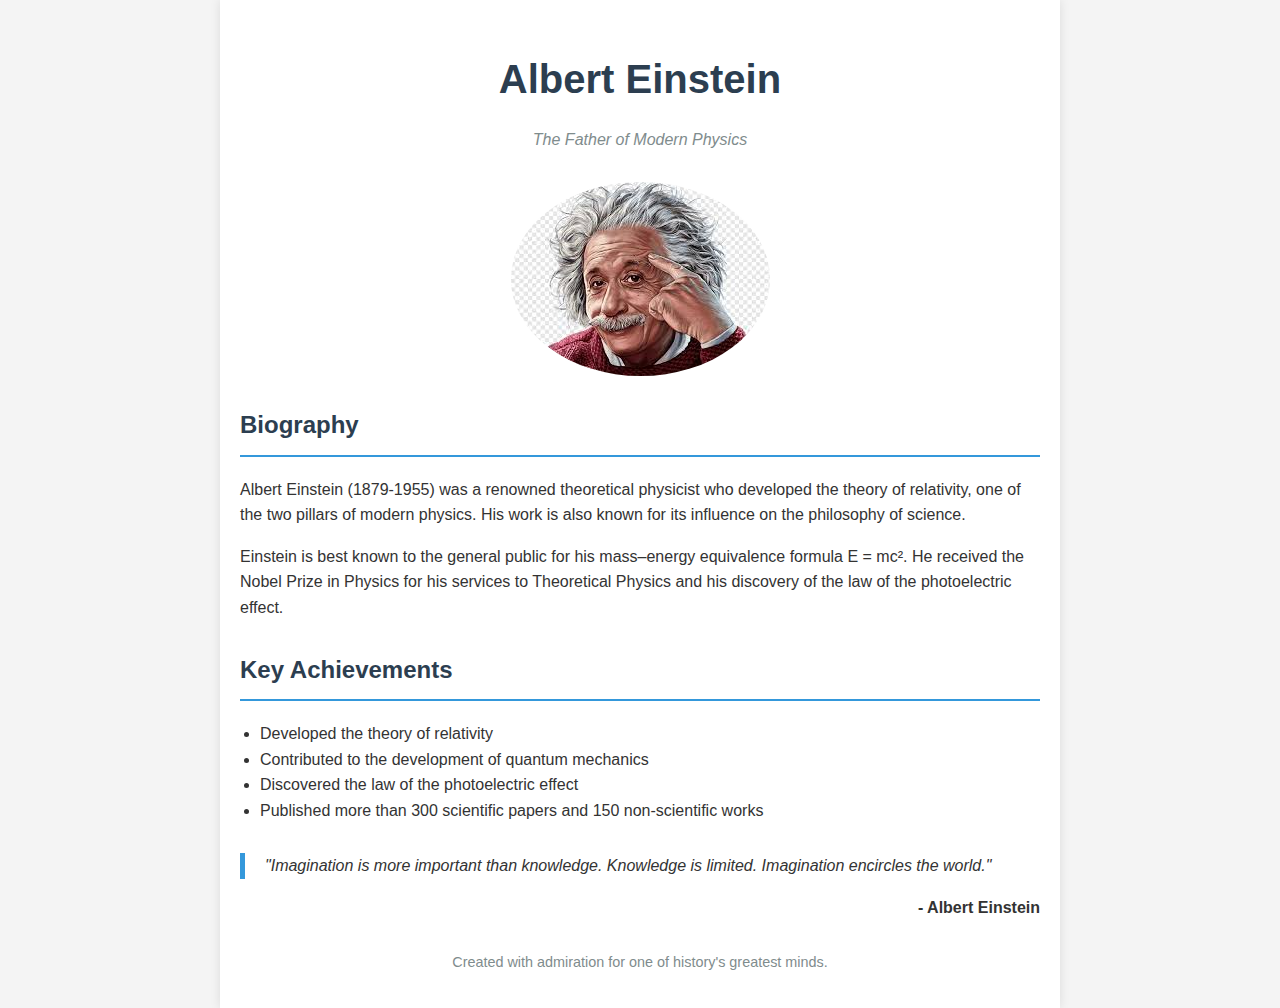
<file: Level 2/oibsip_task2/index.html>
<!DOCTYPE html>
<html lang="en">
<head>
    <meta charset="UTF-8">
    <meta name="viewport" content="width=device-width, initial-scale=1.0">
    <title>Tribute to Albert Einstein</title>
    <link rel="stylesheet" href="styles.css">
</head>
<body>
    <div class="container">
        <header>
            <h1>Albert Einstein</h1>
            <p class="subtitle">The Father of Modern Physics</p>
        </header>
        
        <main>
            <img src="AE.jpeg" alt="Albert Einstein" class="portrait">
            
            <section class="bio">
                <h2>Biography</h2>
                <p>Albert Einstein (1879-1955) was a renowned theoretical physicist who developed the theory of relativity, one of the two pillars of modern physics. His work is also known for its influence on the philosophy of science.</p>
                <p>Einstein is best known to the general public for his mass–energy equivalence formula E = mc². He received the Nobel Prize in Physics for his services to Theoretical Physics and his discovery of the law of the photoelectric effect.</p>
            </section>
            
            <section class="achievements">
                <h2>Key Achievements</h2>
                <ul>
                    <li>Developed the theory of relativity</li>
                    <li>Contributed to the development of quantum mechanics</li>
                    <li>Discovered the law of the photoelectric effect</li>
                    <li>Published more than 300 scientific papers and 150 non-scientific works</li>
                </ul>
            </section>
            
            <section class="quote">
                <blockquote>
                    "Imagination is more important than knowledge. Knowledge is limited. Imagination encircles the world."
                </blockquote>
                <p class="quote-author">- Albert Einstein</p>
            </section>
        </main>
        
        <footer>
            <p>Created with admiration for one of history's greatest minds.</p>
        </footer>
    </div>
</body>
</html>
</file>
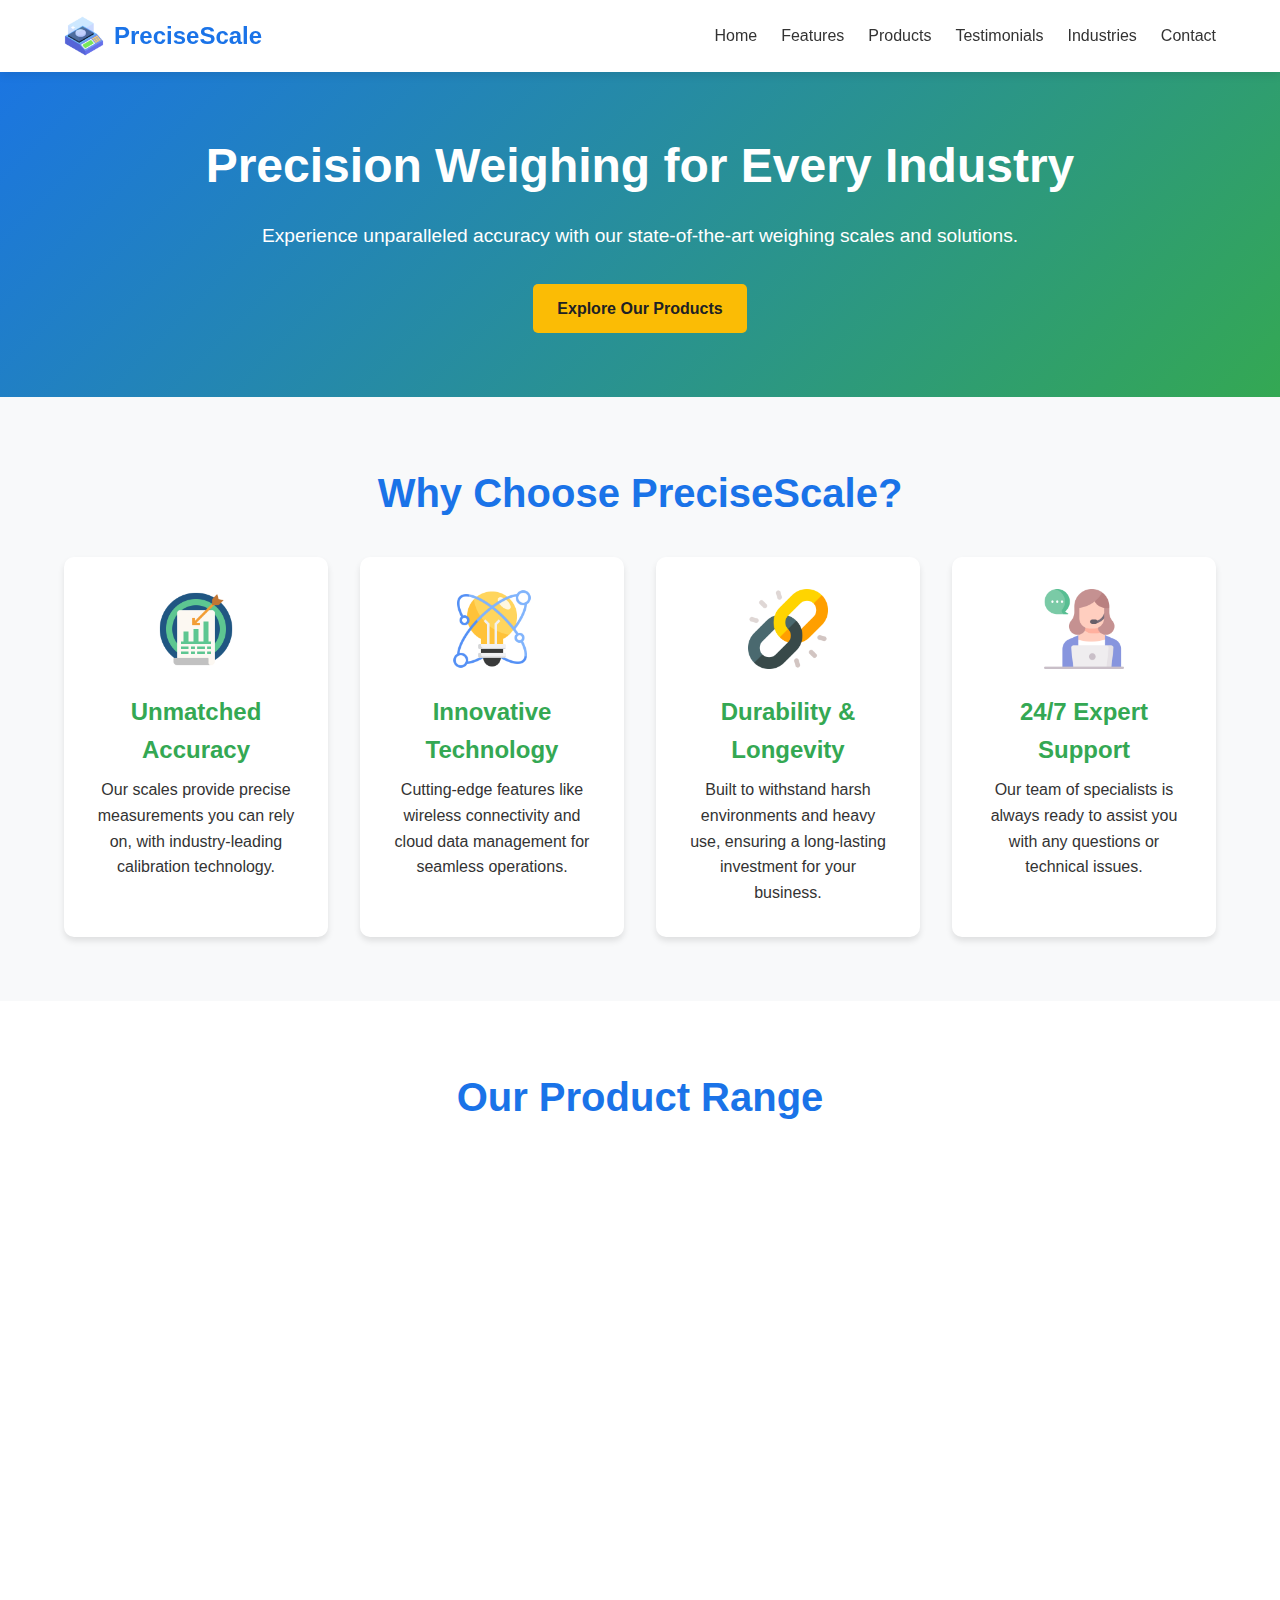
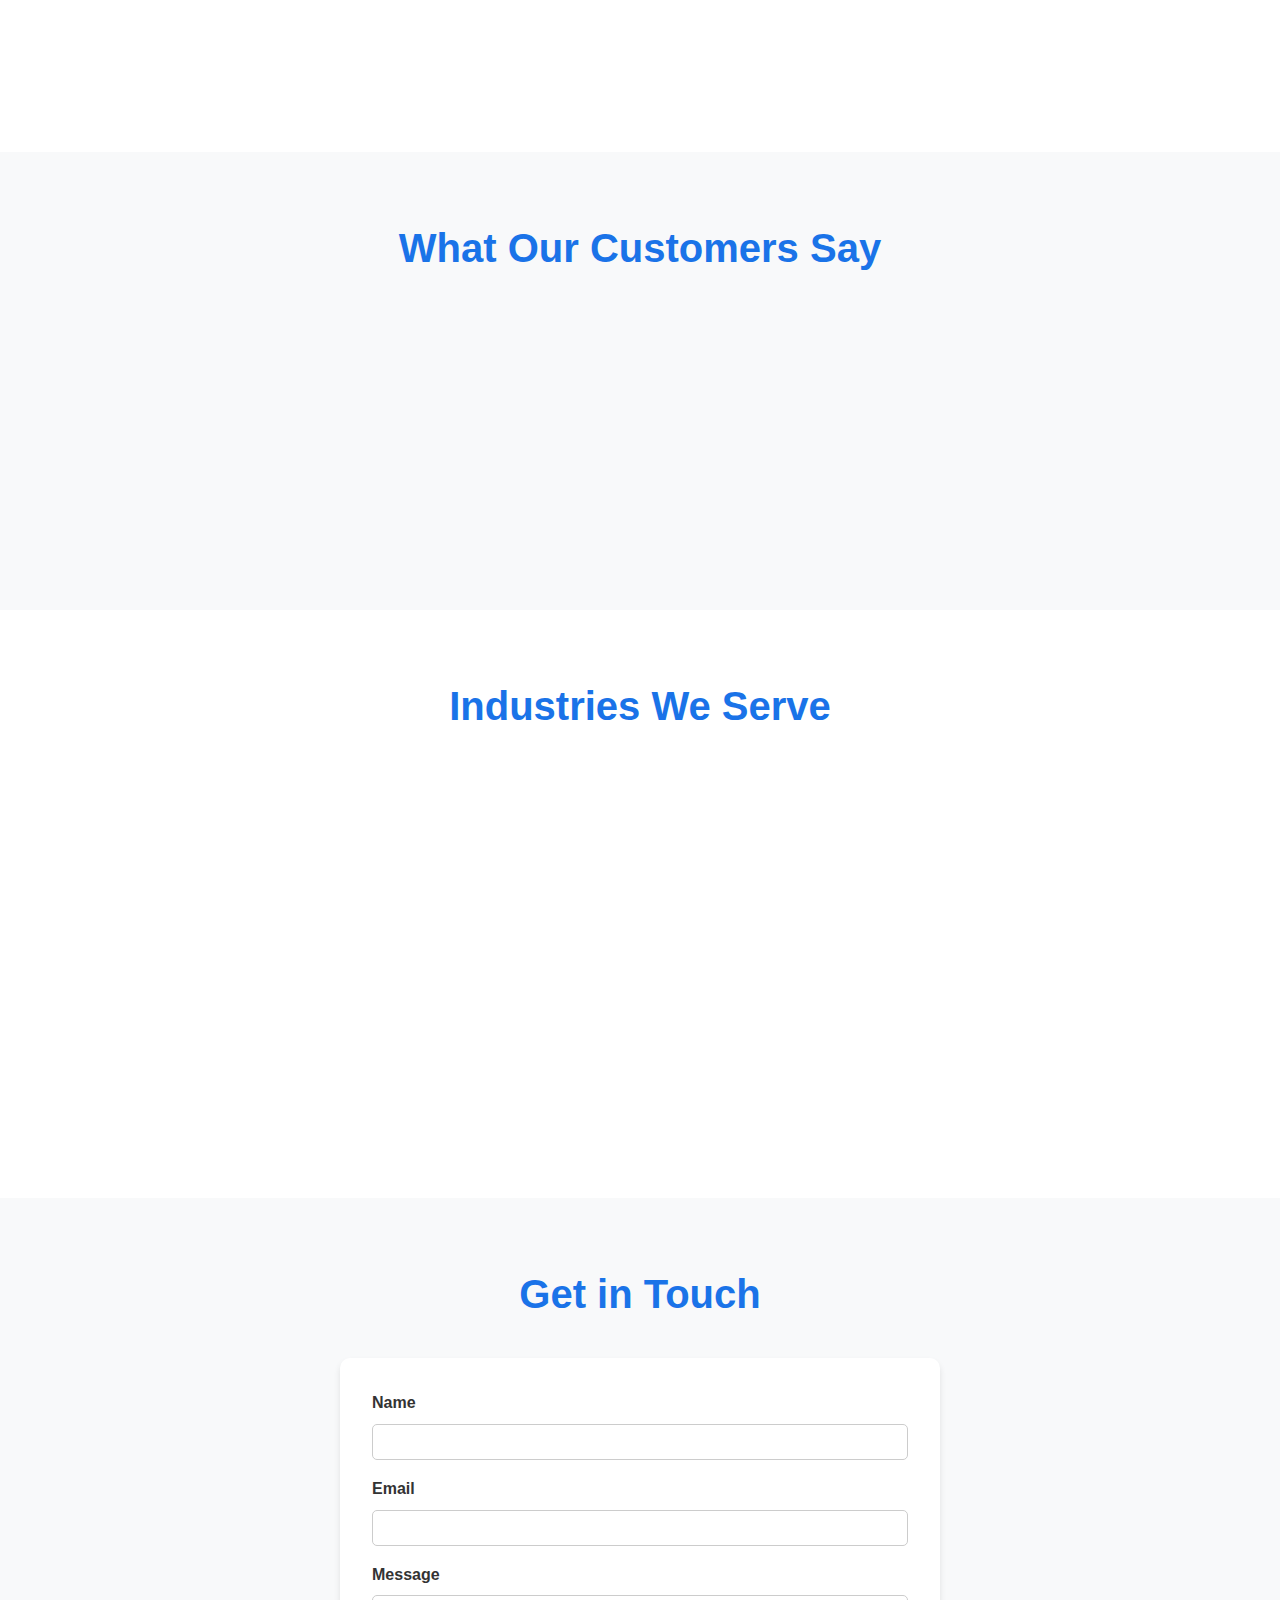
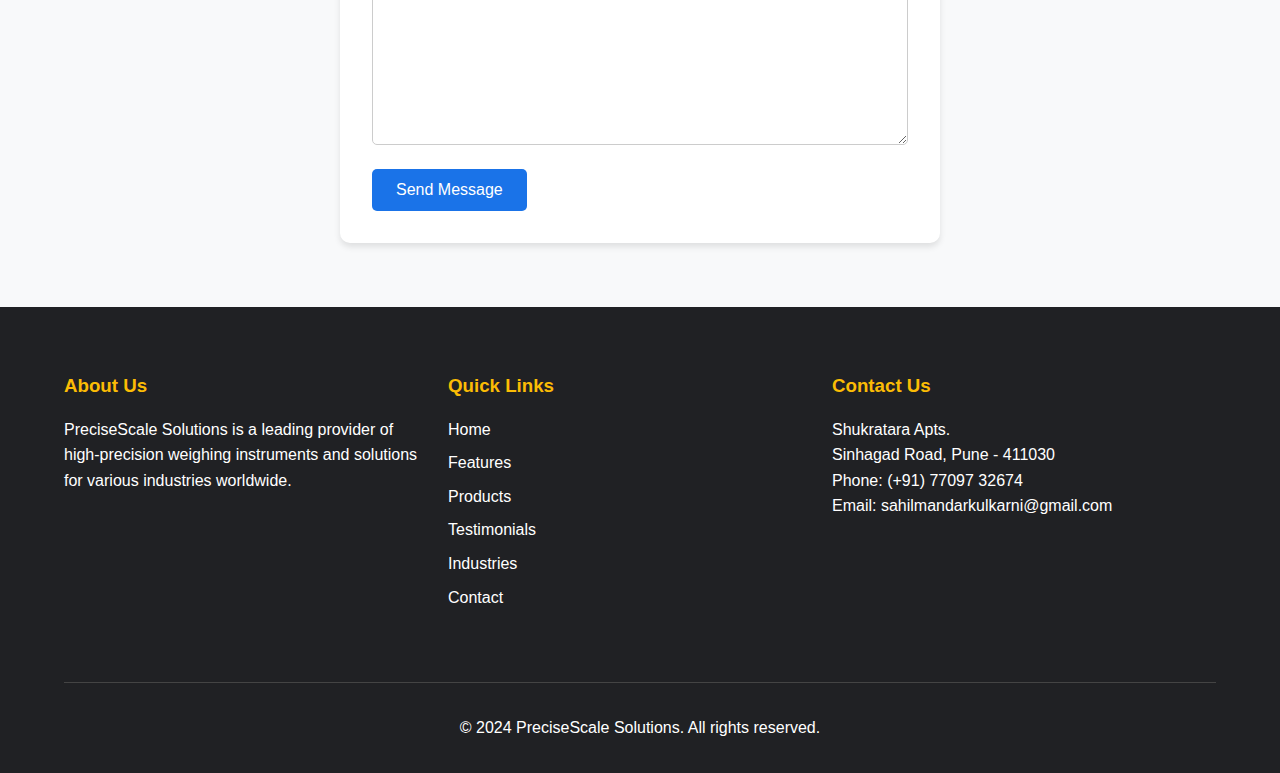
<file: Level 1/oibsip_task1/LandingPage.html>
<!DOCTYPE html>
<html lang="en">
<head>
    <meta charset="UTF-8">
    <meta name="viewport" content="width=device-width, initial-scale=1.0">
    <link rel="stylesheet" href="LandingPage.css">
    <title>Contact Form</title>
</head>

<body>
    <header>
        <nav class="container">
            <a href="#" class="logo">
                <img src="images/mk.png" alt="PreciseScale Logo">
                PreciseScale
            </a>
            <ul class="nav-links">
                <li><a href="#home">Home</a></li>
                <li><a href="#features">Features</a></li>
                <li><a href="#products">Products</a></li>
                <li><a href="#testimonials">Testimonials</a></li>
                <li><a href="#industries">Industries</a></li>
                <li><a href="#contact">Contact</a></li>
            </ul>
            <div class="menu-toggle">☰</div>
        </nav>
    </header>

    <main>
        <section id="home" class="hero">
            <div class="container">
                <h1>Precision Weighing for Every Industry</h1>
                <p>Experience unparalleled accuracy with our state-of-the-art weighing scales and solutions.</p>
                <a href="#products" class="cta-button">Explore  Our Products</a>
            </div>
        </section>

        <section id="features" class="features">
            <div class="container">
                <h2 class="section-title">Why Choose PreciseScale?</h2>
                <div class="feature-grid">
                    <div class="feature-item">
                        
                        <img src="images/aim.png" alt="Accuracy">

                        
                        <h3>Unmatched Accuracy</h3>
                        <p>Our scales provide precise measurements you can rely on, with industry-leading calibration technology.</p>
                    </div>
                    <div class="feature-item">
        
                        <img src="images/idea (1).png" alt="Description of image">

                        <h3>Innovative Technology</h3>
                        <p>Cutting-edge features like wireless connectivity and cloud data management for seamless operations.</p>
                    </div>
                    <div class="feature-item">
                        
                        <img src="images/durability.png" alt="Description of image">
                        <h3>Durability & Longevity</h3>
                        <p>Built to withstand harsh environments and heavy use, ensuring a long-lasting investment for your business.</p>
                    </div>
                    <div class="feature-item">
                        
                        <img src="images/support.png" alt="Description of image">
                        <h3>24/7 Expert Support</h3>
                        <p>Our team of specialists is always ready to assist you with any questions or technical issues.</p>
                    </div>
                </div>
            </div>
        </section>

        <section id="products" class="products">
            <div class="container">
                <h2 class="section-title">Our Product Range</h2>
                <div class="product-grid">
                    <div class="product-item">
                        <img src="images/industrial_scale.jpg" alt="Industrial Scale">
                        <div class="product-info">
                            <h3>Industrial Platform Scale</h3>
                            <p>High-capacity scale for industrial applications with advanced load cell technology.</p>
                            <a href="#">Learn More</a>
                        </div>
                    </div>
                    <div class="product-item">
                        <img src="images/lab.jpg" alt="Laboratory Balance">
                        <div class="product-info">
                            <h3>Precision Laboratory Balance</h3>
                            <p>Ultra-precise balance for scientific research with readability down to 0.1mg.</p>
                            <a href="#">Learn More</a>
                        </div>
                    </div>
                    <div class="product-item">
                        <img src="images/retail.jpg" alt="Retail Scale">
                        <div class="product-info">
                            <h3>Smart Retail Weighing Scale</h3>
                            <p>User-friendly scale for retail and food service with touchscreen interface and inventory management.</p>
                            <a href="#">Learn More</a>
                        </div>
                    </div>
                </div>
            </div>
        </section>

        <section id="testimonials" class="testimonials">
            <div class="container">
                <h2 class="section-title">What Our Customers Say</h2>
                <div class="testimonial-grid">
                    <div class="testimonial-item">
                        <p class="testimonial-content">PreciseScale's products have revolutionized our lab work. The accuracy is unparalleled, and the cloud integration has streamlined our data management processes.</p>
                        <p class="testimonial-author">- Dr. Emily Chen, Research Scientist</p>
                    </div>
                    <div class="testimonial-item">
                        <p class="testimonial-content">The durability of their industrial scales has significantly improved our efficiency and reduced downtime. The 24/7 support is a game-changer for our operations.</p>
                        <p class="testimonial-author">- John Smith, Production Manager</p>
                    </div>
                    <div class="testimonial-item">
                        <p class="testimonial-content">As a chef, I rely on precise measurements. These scales have never let me down, and the easy-to-clean design is perfect for our busy kitchen environment.</p>
                        <p class="testimonial-author">- Chef Michael Rodriguez</p>
                    </div>
                </div>
            </div>
        </section>

        <section id="industries" class="industries">
            <div class="container">
                <h2 class="section-title">Industries We Serve</h2>
                <div class="industry-grid">
                    <div class="industry-item">
                        <img src="images/health.png" alt="Pharmaceutical Icon">
                        <h3>Pharmaceutical</h3>
                    </div>
                    <div class="industry-item">
                        <img src="images/food.png" alt="Food Processing Icon">
                        <h3>Food Processing</h3>
                    </div>
                    <div class="industry-item">
                        <img src="images/chemical.png" alt="Chemical Icon">
                        <h3>Chemical</h3>
                    </div>
                    <div class="industry-item">
                        <img src="images/logistic.png" alt="Logistics Icon">
                        <h3>Logistics</h3>
                    </div>
                    <div class="industry-item">
                        <img src="images/retail.png" alt="Retail Icon">
                        <h3>Retail</h3>
                    </div>
                    <div class="industry-item">
                        <img src="images/agricultue.png" alt="Agriculture Icon">
                        <h3>Agriculture</h3>
                    </div>
                </div>
            </div>
        </section>

        <section id="contact" class="contact">
            <div class="container">
                <h2 class="section-title">Get in Touch</h2>
                <form class="contact-form" action="https://api.web3forms.com/submit" method="POST">
                    <div class="form-group">
                        <input type="hidden" name="access_key" value="1278806a-45d2-4781-b4e4-87338f160eb4">

                        <label for="name">Name</label>
                        <input type="text" id="name" name="name" required>
                    </div>

                    <div class="form-group">

                        <label for="email">Email</label>
                        <input type="email" id="email" name="email" required>
                    </div>

                    <div class="form-group">
                        <label for="message">Message</label>
                        <textarea id="message" name="message" required></textarea>
                    </div>
                    <button type="submit" class="submit-btn">Send Message</button>
                </form>
            </div>
        </section>
        
        
    </main>

    <footer>
        <div class="container">
            <div class="footer-content">
                <div class="footer-section">
                    <h3>About Us</h3>
                    <p>PreciseScale Solutions is a leading provider of <br>high-precision weighing instruments and solutions <br> for various industries worldwide.</p>
                    <div class="social-icons">
                        <a href="#" aria-label="Facebook">
                            <i class="fab fa-facebook"></i>
                        </a>
                        <a href="#" aria-label="Twitter">
                            <i class="fab fa-twitter"></i>
                        </a>
                        <a href="#" aria-label="LinkedIn">
                            <i class="fab fa-linkedin"></i>
                        </a>
                    </div>
                </div>
                <div class="footer-section">
                    <h3>Quick Links</h3>
                    <ul>
                        <li><a href="#home">Home</a></li>
                        <li><a href="#features">Features</a></li>
                        <li><a href="#products">Products</a></li>
                        <li><a href="#testimonials">Testimonials</a></li>
                        <li><a href="#industries">Industries</a></li>
                        <li><a href="#contact">Contact</a></li>
                    </ul>
                </div>
                <div class="footer-section">
                    <h3>Contact Us</h3>
                    <p>Shukratara Apts.<br>Sinhagad Road, Pune - 411030</p>
                    <p>Phone: (+91) 77097 32674<br>Email: sahilmandarkulkarni@gmail.com</p>
                </div>
            </div>
            <div class="footer-bottom">
                <p>&copy; 2024 PreciseScale Solutions. All rights reserved.</p>
            </div>
        </div>
    </footer>

    <script>
        // Mobile menu toggle
        const menuToggle = document.querySelector('.menu-toggle');
        const navLinks = document.querySelector('.nav-links');

        menuToggle.addEventListener('click', () => {
            navLinks.classList.toggle('show');
        });

        // Smooth scrolling for navigation links
        document.querySelectorAll('a[href^="#"]').forEach(anchor => {
            anchor.addEventListener('click', function (e) {
                e.preventDefault();

                document.querySelector(this.getAttribute('href')).scrollIntoView({
                    behavior: 'smooth'
                });
            });
        });

        // Header background change on scroll
        const header = document.querySelector('header');
        const scrollThreshold = 50;

        window.addEventListener('scroll', () => {
            if (window.scrollY > scrollThreshold) {
                header.classList.add('scrolled');
            } else {
                header.classList.remove('scrolled');
            }
        });

        // Intersection Observer for fade-in effect
        const observerOptions = {
            root: null,
            rootMargin: '0px',
            threshold: 0.1
        };

        const observer = new IntersectionObserver((entries, observer) => {
            entries.forEach(entry => {
                if (entry.isIntersecting) {
                    entry.target.style.opacity = 1;
                    entry.target.style.transform = 'translateY(0)';
                    observer.unobserve(entry.target);
                }
            });
        }, observerOptions);

        const animatedElements = document.querySelectorAll('.feature-item, .product-item, .testimonial-item, .industry-item');
        animatedElements.forEach(el => {
            el.style.opacity = 0;
            el.style.transform = 'translateY(20px)';
            el.style.transition = 'opacity 0.5s ease, transform 0.5s ease';
            observer.observe(el);
        });
        const contactForm = document.querySelector('.contact-form');
        contactForm.addEventListener('submit', (e) => {
            e.preventDefault();
            const name = document.getElementById('name').value;
            const email = document.getElementById('email').value;
            const message = document.getElementById('message').value;

            if (name && email && message) {
                alert('Thank you for your message. We will get back to you soon!');
                contactForm.reset();
            } else {
                alert('Please fill in all fields.');
            }
        });
    </script>
</body>
</html>
</file>
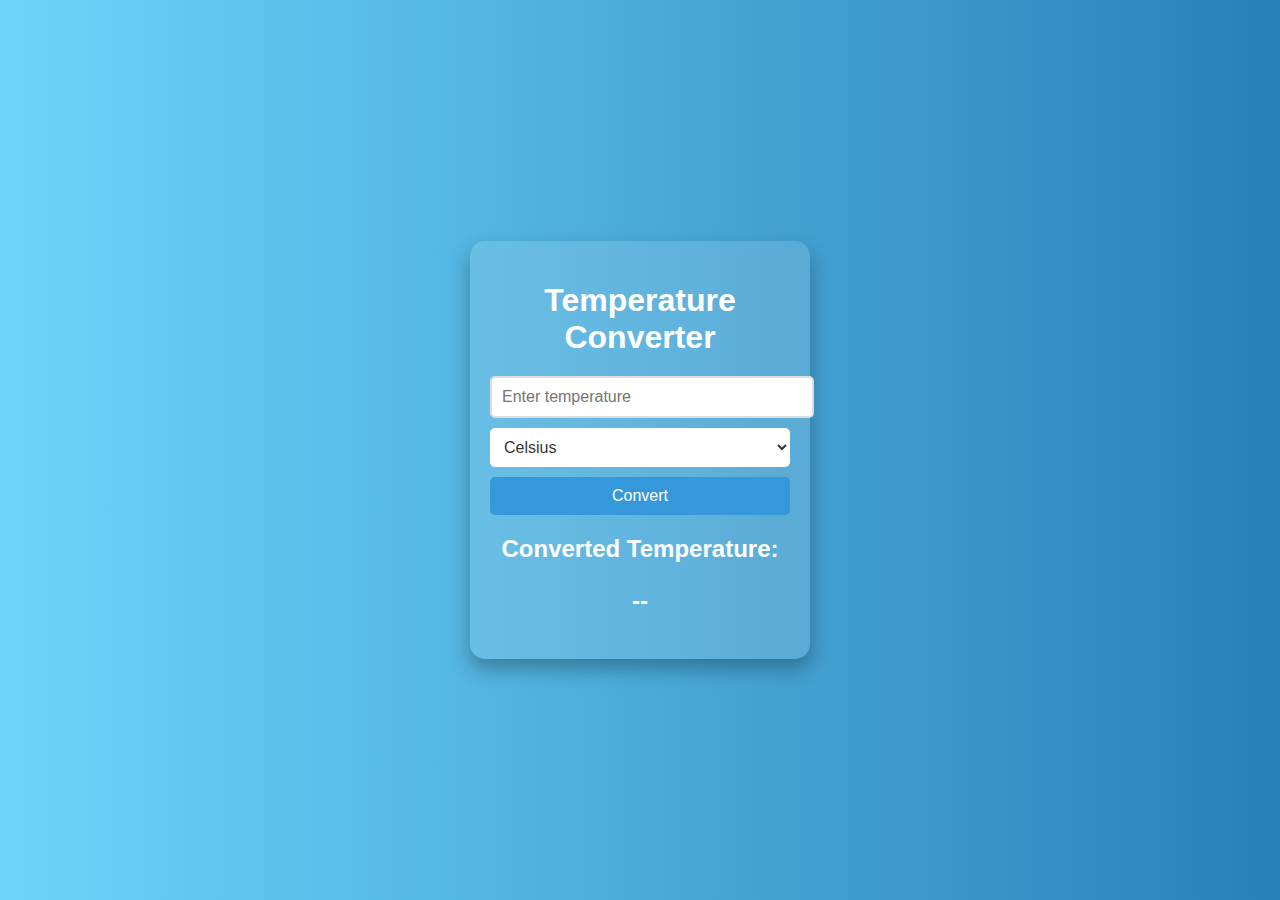
<file: Level 1/oibsip_task3/sk1.html>
<!DOCTYPE html>
<html lang="en">
<head>
    <meta charset="UTF-8">
    <meta name="viewport" content="width=device-width, initial-scale=1.0">
    <title>Temperature Converter</title>
    <link rel="stylesheet" href="sk1.css">
</head>
<body>
    <div class="container">
        <h1>Temperature Converter</h1>
        <div class="converter">
            <input type="text" id="temperatureInput" placeholder="Enter temperature">
            <select id="unitSelect">
                <option value="celsius">Celsius</option>
                <option value="fahrenheit">Fahrenheit</option>
                <option value="kelvin">Kelvin</option>
            </select>
            <button id="convertButton">Convert</button>
        </div>
        <div class="result">
            <h2>Converted Temperature:</h2>
            <p id="output">--</p>
        </div>
    </div>
    <script src="sk1.js"></script>
</body>
</html>
</file>
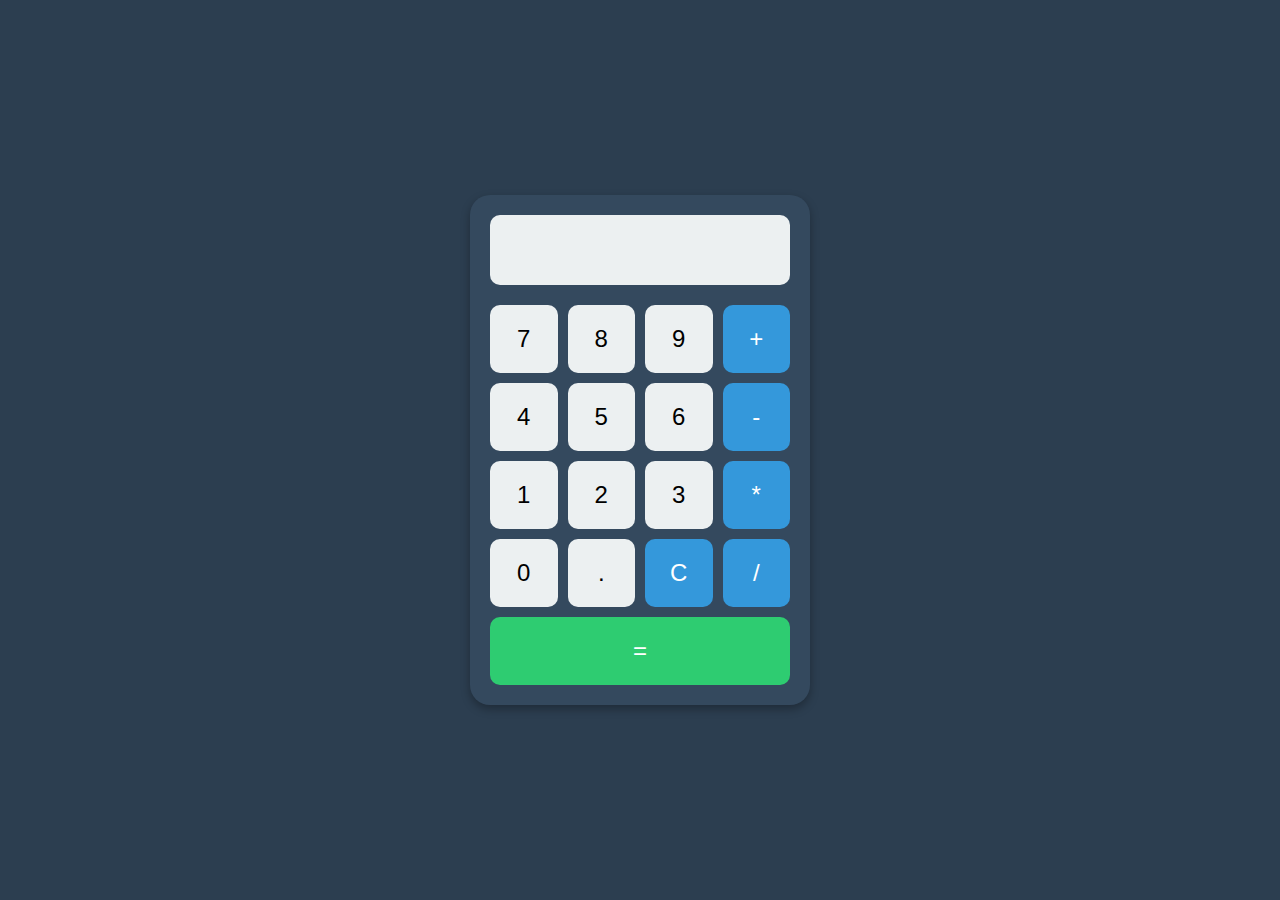
<file: Level 2/oibsip_task1/sk1.html>
<!DOCTYPE html>
<html lang="en">
<head>
    <meta charset="UTF-8">
    <meta name="viewport" content="width=device-width, initial-scale=1.0">
    <title>Modern Calculator</title>
    <link rel="stylesheet" href="sk1.css">
</head>
<body>
    <div class="calculator">
        <div class="display">
            <input type="text" id="display" disabled />
        </div>
        <div class="buttons">
            <button class="btn" onclick="appendValue('7')">7</button>
            <button class="btn" onclick="appendValue('8')">8</button>
            <button class="btn" onclick="appendValue('9')">9</button>
            <button class="btn operator" onclick="appendValue('+')">+</button>

            <button class="btn" onclick="appendValue('4')">4</button>
            <button class="btn" onclick="appendValue('5')">5</button>
            <button class="btn" onclick="appendValue('6')">6</button>
            <button class="btn operator" onclick="appendValue('-')">-</button>

            <button class="btn" onclick="appendValue('1')">1</button>
            <button class="btn" onclick="appendValue('2')">2</button>
            <button class="btn" onclick="appendValue('3')">3</button>
            <button class="btn operator" onclick="appendValue('*')">*</button>

            <button class="btn" onclick="appendValue('0')">0</button>
            <button class="btn" onclick="appendValue('.')">.</button>
            <button class="btn operator" onclick="clearDisplay()">C</button>
            <button class="btn operator" onclick="appendValue('/')">/</button>

            <button class="btn equal" onclick="calculateResult()">=</button>
        </div>
    </div>

    <script src="sk1.js"></script>
</body>
</html>
</file>
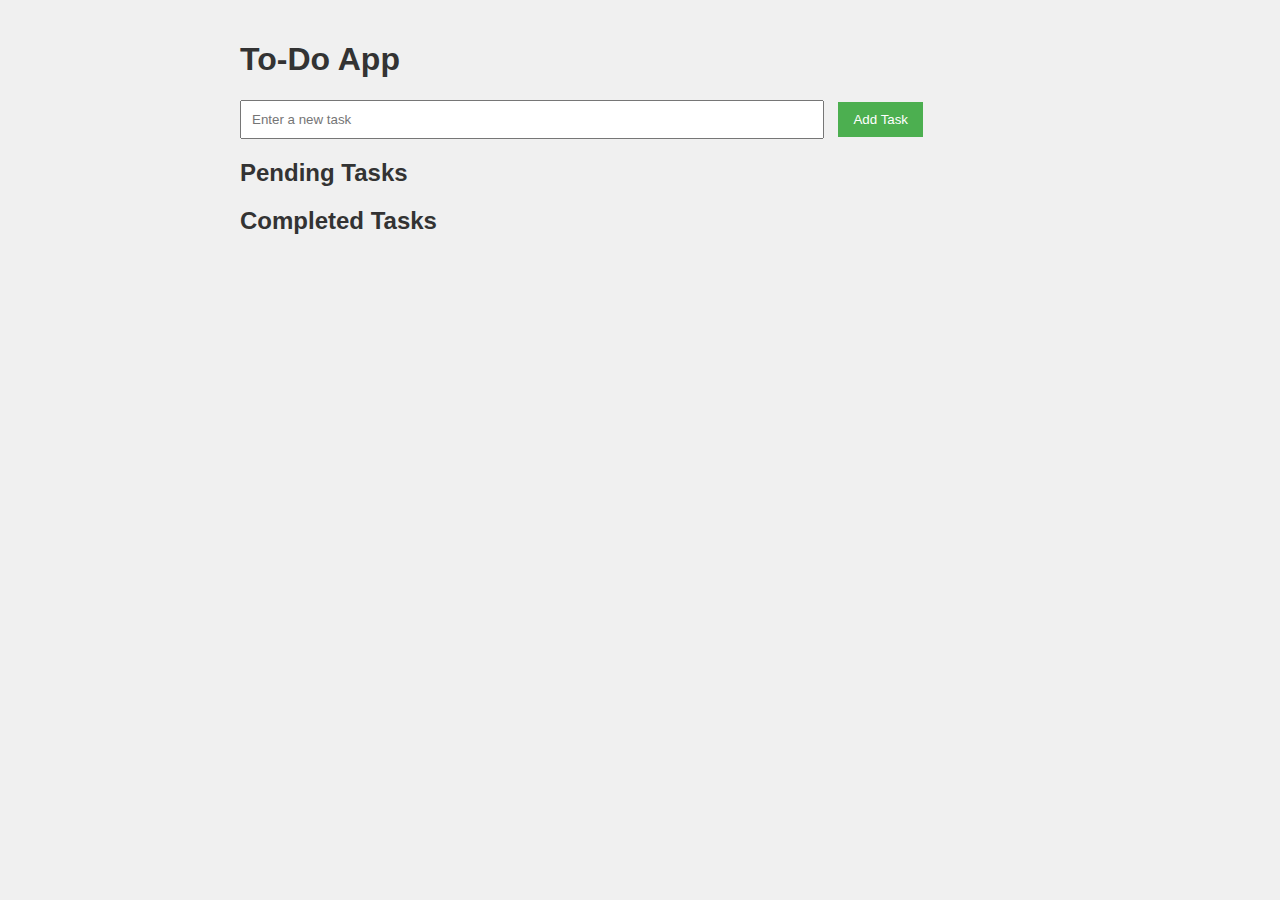
<file: Level 2/oibsip_task3/index (1).html>
<!DOCTYPE html>
<html lang="en">
<head>
    <meta charset="UTF-8">
    <meta name="viewport" content="width=device-width, initial-scale=1.0">
    <title>To-Do App</title>
    <style>
        body {
            font-family: Arial, sans-serif;
            max-width: 800px;
            margin: 0 auto;
            padding: 20px;
            background-color: #f0f0f0;
        }
        h1, h2 {
            color: #333;
        }
        #task-input {
            width: 70%;
            padding: 10px;
            margin-right: 10px;
        }
        button {
            padding: 10px 15px;
            background-color: #4CAF50;
            color: white;
            border: none;
            cursor: pointer;
        }
        button:hover {
            background-color: #45a049;
        }
        ul {
            list-style-type: none;
            padding: 0;
        }
        li {
            background-color: white;
            margin: 5px 0;
            padding: 10px;
            display: flex;
            justify-content: space-between;
            align-items: center;
        }
        .task-actions button {
            margin-left: 5px;
            padding: 5px 10px;
            font-size: 0.8em;
        }
        .completed {
            text-decoration: line-through;
            color: #888;
        }
        .task-date {
            font-size: 0.8em;
            color: #666;
        }
    </style>
</head>
<body>
    <h1>To-Do App</h1>
    <div>
        <input type="text" id="task-input" placeholder="Enter a new task">
        <button onclick="addTask()">Add Task</button>
    </div>
    <h2>Pending Tasks</h2>
    <ul id="pending-tasks"></ul>
    <h2>Completed Tasks</h2>
    <ul id="completed-tasks"></ul>

    <script>
        let tasks = [];

        function addTask() {
            const input = document.getElementById('task-input');
            const taskText = input.value.trim();
            if (taskText) {
                const task = {
                    id: Date.now(),
                    text: taskText,
                    completed: false,
                    dateAdded: new Date().toLocaleString()
                };
                tasks.push(task);
                input.value = '';
                renderTasks();
            }
        }

        function toggleTask(id) {
            const task = tasks.find(t => t.id === id);
            if (task) {
                task.completed = !task.completed;
                if (task.completed) {
                    task.dateCompleted = new Date().toLocaleString();
                } else {
                    delete task.dateCompleted;
                }
                renderTasks();
            }
        }

        function deleteTask(id) {
            tasks = tasks.filter(t => t.id !== id);
            renderTasks();
        }

        function editTask(id) {
            const task = tasks.find(t => t.id === id);
            if (task) {
                const newText = prompt('Edit task:', task.text);
                if (newText !== null) {
                    task.text = newText.trim();
                    renderTasks();
                }
            }
        }

        function renderTasks() {
            const pendingList = document.getElementById('pending-tasks');
            const completedList = document.getElementById('completed-tasks');
            pendingList.innerHTML = '';
            completedList.innerHTML = '';

            tasks.forEach(task => {
                const li = document.createElement('li');
                li.innerHTML = `
                    <span class="${task.completed ? 'completed' : ''}">${task.text}</span>
                    <div>
                        <span class="task-date">Added: ${task.dateAdded}</span>
                        ${task.completed ? `<span class="task-date">Completed: ${task.dateCompleted}</span>` : ''}
                        <div class="task-actions">
                            <button onclick="toggleTask(${task.id})">${task.completed ? 'Undo' : 'Complete'}</button>
                            <button onclick="editTask(${task.id})">Edit</button>
                            <button onclick="deleteTask(${task.id})">Delete</button>
                        </div>
                    </div>
                `;
                if (task.completed) {
                    completedList.appendChild(li);
                } else {
                    pendingList.appendChild(li);
                }
            });
        }

        // Initial render
        renderTasks();
    </script>
</body>
</html>
</file>
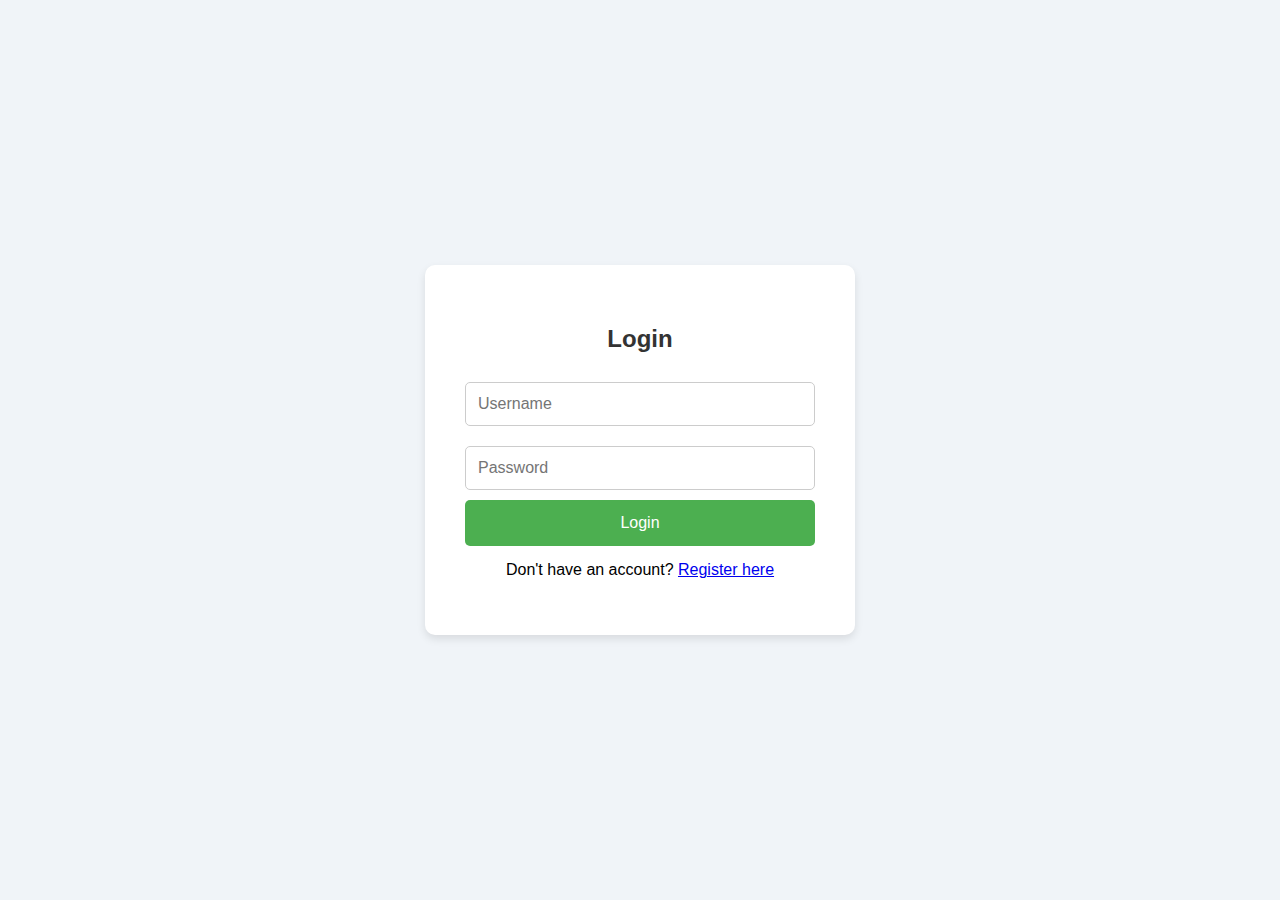
<file: Level 2/oibsip_task4/sk.html>
<!DOCTYPE html>
<html lang="en">
<head>
    <meta charset="UTF-8">
    <meta name="viewport" content="width=device-width, initial-scale=1.0">
    <title>Login Authentication</title>
    <style>
        body {
            font-family: Arial, sans-serif;
            background-color: #f0f4f8;
            display: flex;
            justify-content: center;
            align-items: center;
            height: 100vh;
            margin: 0;
        }

        .container {
            background-color: #ffffff;
            border-radius: 10px;
            box-shadow: 0 4px 8px rgba(0, 0, 0, 0.1);
            width: 350px;
            padding: 40px;
        }

        h2 {
            text-align: center;
            color: #333;
        }

        .input-field {
            width: 100%;
            padding: 12px;
            margin: 10px 0;
            border-radius: 5px;
            border: 1px solid #ccc;
            box-sizing: border-box;
            font-size: 16px;
        }

        .input-field:focus {
            border-color: #4CAF50;
            outline: none;
        }

        .button {
            width: 100%;
            padding: 14px;
            background-color: #4CAF50;
            color: white;
            border: none;
            border-radius: 5px;
            cursor: pointer;
            font-size: 16px;
        }

        .button:hover {
            background-color: #45a049;
        }

        .button:active {
            background-color: #388e3c;
        }

        .link {
            text-align: center;
            display: block;
            margin-top: 15px;
        }

        .error-message {
            color: red;
            font-size: 14px;
            text-align: center;
        }

        .success-message {
            color: green;
            font-size: 14px;
            text-align: center;
        }

        .form-container {
            display: none;
        }

        #loginForm, #registerForm {
            display: block;
        }

        .secured-page {
            text-align: center;
        }

        .logout-button {
            padding: 12px 20px;
            background-color: #f44336;
            color: white;
            border: none;
            border-radius: 5px;
            cursor: pointer;
            font-size: 16px;
            margin-top: 20px;
        }

        .logout-button:hover {
            background-color: #e53935;
        }
    </style>
</head>
<body>

    <div class="container">
        <!-- Login Form -->
        <div class="form-container" id="loginForm">
            <h2>Login</h2>
            <input type="text" id="loginUsername" class="input-field" placeholder="Username">
            <input type="password" id="loginPassword" class="input-field" placeholder="Password">
            <button onclick="login()" class="button">Login</button>
            <p class="link">Don't have an account? <a href="javascript:void(0)" onclick="showRegister()">Register here</a></p>
            <p class="error-message" id="loginError"></p>
        </div>

        <!-- Registration Form -->
        <div class="form-container" id="registerForm">
            <h2>Register</h2>
            <input type="text" id="registerUsername" class="input-field" placeholder="Username">
            <input type="password" id="registerPassword" class="input-field" placeholder="Password">
            <input type="password" id="registerConfirmPassword" class="input-field" placeholder="Confirm Password">
            <button onclick="register()" class="button">Register</button>
            <p class="link">Already have an account? <a href="javascript:void(0)" onclick="showLogin()">Login here</a></p>
            <p class="error-message" id="registerError"></p>
        </div>

        <!-- Secured Page -->
        <div class="secured-page" id="securedPage" style="display:none;">
            <h2>Welcome to the secured page!</h2>
            <p>You are successfully logged in.</p>
            <button onclick="logout()" class="logout-button">Logout</button>
        </div>
    </div>

    <script src="login.js"></script>
</body>
</html>
</file>
<file: Level 2/oibsip_task2/styles.css>
body {
    font-family: Arial, sans-serif;
    line-height: 1.6;
    color: #333;
    background-color: #f4f4f4;
    margin: 0;
    padding: 0;
}

.container {
    max-width: 800px;
    margin: 0 auto;
    padding: 20px;
    background-color: #fff;
    box-shadow: 0 0 10px rgba(0, 0, 0, 0.1);
}

header {
    text-align: center;
    margin-bottom: 30px;
}

h1 {
    font-size: 2.5em;
    color: #2c3e50;
    margin-bottom: 10px;
}

.subtitle {
    font-style: italic;
    color: #7f8c8d;
}

.portrait {
    display: block;
    margin: 0 auto 30px;
    max-width: 100%;
    height: auto;
    border-radius: 50%;
}

h2 {
    color: #2c3e50;
    border-bottom: 2px solid #3498db;
    padding-bottom: 10px;
}

.bio, .achievements, .quote {
    margin-bottom: 30px;
}

ul {
    padding-left: 20px;
}

blockquote {
    font-style: italic;
    border-left: 5px solid #3498db;
    padding-left: 20px;
    margin-left: 0;
}

.quote-author {
    text-align: right;
    font-weight: bold;
}

footer {
    text-align: center;
    margin-top: 30px;
    color: #7f8c8d;
    font-size: 0.9em;
}

@media (max-width: 600px) {
    .container {
        padding: 10px;
    }
    
    h1 {
        font-size: 2em;
    }
}
</file>
<file: Level 1/oibsip_task3/sk1.css>
body {
    font-family: Arial, sans-serif;
    background: linear-gradient(to right, #6dd5fa, #2980b9);
    color: #fff;
    margin: 0;
    padding: 0;
    display: flex;
    justify-content: center;
    align-items: center;
    height: 100vh;
}

.container {
    text-align: center;
    background: #ffffff20;
    padding: 20px;
    border-radius: 15px;
    box-shadow: 0 10px 20px rgba(0, 0, 0, 0.3);
    width: 300px;
}

h1 {
    margin-bottom: 20px;
}

.converter {
    display: flex;
    flex-direction: column;
    gap: 10px;
}

input, select, button {
    padding: 10px;
    border: none;
    border-radius: 5px;
    font-size: 1rem;
    width: 100%;
}

input {
    border: 2px solid #ddd;
}

select {
    background: #fff;
    color: #333;
}

button {
    background: #3498db;
    color: #fff;
    cursor: pointer;
    transition: background 0.3s ease;
}

button:hover {
    background: #2980b9;
}

.result {
    margin-top: 20px;
}

#output {
    font-size: 1.5rem;
    font-weight: bold;
}
</file>
<file: Level 2/oibsip_task1/sk1.css>
/* styles.css */
body {
    font-family: 'Arial', sans-serif;
    background-color: #2c3e50;
    display: flex;
    justify-content: center;
    align-items: center;
    height: 100vh;
    margin: 0;
}

.calculator {
    background-color: #34495e;
    border-radius: 20px;
    box-shadow: 0px 4px 10px rgba(0, 0, 0, 0.3);
    width: 300px;
    padding: 20px;
}

.display {
    display: flex;
    justify-content: flex-end;
    margin-bottom: 20px;
}

#display {
    width: 100%;
    height: 50px;
    font-size: 2rem;
    text-align: right;
    background-color: #ecf0f1;
    border: none;
    border-radius: 10px;
    padding: 10px;
    color: #2c3e50;
}

.buttons {
    display: grid;
    grid-template-columns: repeat(4, 1fr);
    gap: 10px;
}

.btn {
    background-color: #ecf0f1;
    border: none;
    padding: 20px;
    font-size: 1.5rem;
    border-radius: 10px;
    cursor: pointer;
    transition: background-color 0.3s ease;
}

.btn:hover {
    background-color: #bdc3c7;
}

.operator {
    background-color: #3498db;
    color: white;
}

.operator:hover {
    background-color: #2980b9;
}

.equal {
    grid-column: span 4;
    background-color: #2ecc71;
    color: white;
}

.equal:hover {
    background-color: #27ae60;
}
</file>
<file: Level 1/oibsip_task1/LandingPage.css>
/* Reset and base styles */
        :root {
            --primary-color: #1a73e8;
            --secondary-color: #34a853;
            --accent-color: #fbbc05;
            --text-color: #333;
            --bg-color: #fff;
            --light-bg-color: #f8f9fa;
            --dark-bg-color: #202124;
        }

        * {
            margin: 0;
            padding: 0;
            box-sizing: border-box;
        }

        body {
            font-family: 'Roboto', Arial, sans-serif;
            line-height: 1.6;
            color: var(--text-color);
            background-color: var(--bg-color);
        }

        .container {
            width: 90%;
            max-width: 1200px;
            margin: 0 auto;
        }

        /* Header styles */
        header {
            background-color: var(--bg-color);
            box-shadow: 0 2px 10px rgba(0,0,0,0.1);
            position: fixed;
            width: 100%;
            z-index: 1000;
            transition: background-color 0.3s ease;
        }

        header.scrolled {
            background-color: rgba(255, 255, 255, 0.95);
        }

        nav {
            display: flex;
            justify-content: space-between;
            align-items: center;
            padding: 1rem 0;
            
        }

        .logo {
            display: flex;
            align-items: center;
            font-size: 1.5rem;
            font-weight: bold;
            color: var(--primary-color);
            text-decoration: none;
        }

        .logo img {
            width: 40px;
            height: 40px;
            margin-right: 10px;
        }

        .nav-links {
            display: flex;
            list-style: none;
        }

        .nav-links li {
            margin-left: 1.5rem;
        }

        .nav-links a {
            text-decoration: none;
            color: var(--text-color);
            transition: color 0.3s ease;
            font-weight: 500;
        }

        .nav-links a:hover {
            color: var(--primary-color);
        }

        .menu-toggle {
            display: none;
            font-size: 1.5rem;
            cursor: pointer;
        }

        /* Hero section styles */
        .hero {
            background: linear-gradient(135deg, var(--primary-color), var(--secondary-color));
            color: var(--bg-color);
            padding: 8rem 0 4rem;
            text-align: center;
        }

        .hero h1 {
            font-size: 3rem;
            margin-bottom: 1rem;
            animation: fadeInUp 1s ease-out;
        }

        .hero p {
            font-size: 1.2rem;
            margin-bottom: 2rem;
            animation: fadeInUp 1s ease-out 0.2s;
            animation-fill-mode: both;
        }

        .cta-button {
            display: inline-block;
            background-color: var(--accent-color);
            color: var(--dark-bg-color);
            padding: 0.75rem 1.5rem;
            border-radius: 5px;
            text-decoration: none;
            font-weight: bold;
            transition: background-color 0.3s ease, transform 0.3s ease;
            animation: fadeInUp 1s ease-out 0.4s;
            animation-fill-mode: both;
        }

        .cta-button:hover {
            background-color: #ffd54f;
            transform: translateY(-3px);
        }

        /* Features section styles */
        .features {
            padding: 4rem 0;
            background-color: var(--light-bg-color);
        }

        .section-title {
            text-align: center;
            font-size: 2.5rem;
            margin-bottom: 2rem;
            color: var(--primary-color);
        }

        .feature-grid {
            display: grid;
            grid-template-columns: repeat(auto-fit, minmax(250px, 1fr));
            gap: 2rem;
        }

        .feature-item {
            background-color: var(--bg-color);
            padding: 2rem;
            border-radius: 10px;
            box-shadow: 0 4px 6px rgba(0,0,0,0.1);
            text-align: center;
            transition: transform 0.3s ease, box-shadow 0.3s ease;
        }

        .feature-item:hover {
            transform: translateY(-5px);
            box-shadow: 0 6px 12px rgba(0,0,0,0.15);
        }

        .feature-item img {
            width: 80px;
            height: 80px;
            margin-bottom: 1rem;
        }

        .feature-item h3 {
            font-size: 1.5rem;
            margin-bottom: 0.5rem;
            color: var(--secondary-color);
        }

        /* Products section styles */
        .products {
            padding: 4rem 0;
        }

        .product-grid {
            display: grid;
            grid-template-columns: repeat(auto-fit, minmax(300px, 1fr));
            gap: 2rem;
        }

        .product-item {
            background-color: var(--bg-color);
            border: 1px solid #e0e0e0;
            border-radius: 10px;
            overflow: hidden;
            transition: transform 0.3s ease, box-shadow 0.3s ease;
        }

        .product-item:hover {
            transform: translateY(-5px);
            box-shadow: 0 10px 20px rgba(0,0,0,0.1);
        }

        .product-item img {
            width: 100%;
            height: 250px;
            object-fit: cover;
        }

        .product-info {
            padding: 1.5rem;
        }

        .product-info h3 {
            font-size: 1.5rem;
            margin-bottom: 0.5rem;
            color: var(--primary-color);
        }

        .product-info p {
            color: #666;
            margin-bottom: 1rem;
        }

        .product-info a {
            display: inline-block;
            background-color: var(--primary-color);
            color: var(--bg-color);
            padding: 0.5rem 1rem;
            border-radius: 5px;
            text-decoration: none;
            transition: background-color 0.3s ease, transform 0.3s ease;
        }

        .product-info a:hover {
            background-color: #1565c0;
            transform: translateY(-2px);
        }

        /* Testimonials section styles */
        .testimonials {
            padding: 4rem 0;
            background-color: var(--light-bg-color);
        }

        .testimonial-grid {
            display: grid;
            grid-template-columns: repeat(auto-fit, minmax(300px, 1fr));
            gap: 2rem;
        }

        .testimonial-item {
            background-color: var(--bg-color);
            padding: 2rem;
            border-radius: 10px;
            box-shadow: 0 4px 6px rgba(0,0,0,0.1);
            transition: transform 0.3s ease;
        }

        .testimonial-item:hover {
            transform: translateY(-5px);
        }

        .testimonial-content {
            font-style: italic;
            margin-bottom: 1rem;
            position: relative;
        }

        .testimonial-content::before {
            content: '"';
            font-size: 4rem;
            color: var(--primary-color);
            opacity: 0.2;
            position: absolute;
            top: -20px;
            left: -10px;
        }

        .testimonial-author {
            font-weight: bold;
            color: var(--secondary-color);
        }

        /* Industries section styles */
        .industries {
            padding: 4rem 0;
        }

        .industry-grid {
            display: grid;
            grid-template-columns: repeat(auto-fit, minmax(200px, 1fr));
            gap: 2rem;
            text-align: center;
        }

        .industry-item {
            padding: 1rem;
        }

        .industry-item img {
            width: 80px;
            height: 80px;
            margin-bottom: 1rem;
        }

        .industry-item h3 {
            font-size: 1.2rem;
            color: var(--primary-color);
        }

        /* Contact section styles */
        .contact {
            padding: 4rem 0;
            background-color: var(--light-bg-color);
        }

        .contact-form {
            max-width: 600px;
            margin: 0 auto;
            background-color: var(--bg-color);
            padding: 2rem;
            border-radius: 10px;
            box-shadow: 0 4px 6px rgba(0,0,0,0.1);
        }

        .form-group {
            margin-bottom: 1rem;
        }

        .form-group label {
            display: block;
            margin-bottom: 0.5rem;
            font-weight: bold;
        }

        .form-group input,
        .form-group textarea {
            width: 100%;
            padding: 0.5rem;
            border: 1px solid #ccc;
            border-radius: 5px;
            font-size: 1rem;
        }

        .form-group textarea {
            height: 150px;
        }

        .submit-btn {
            background-color: var(--primary-color);
            color: var(--bg-color);
            padding: 0.75rem 1.5rem;
            border: none;
            border-radius: 5px;
            font-size: 1rem;
            cursor: pointer;
            transition: background-color 0.3s ease;
        }

        .submit-btn:hover {
            background-color: #1565c0;
        }

        /* Footer styles */
        footer {
            background-color: var(--dark-bg-color);
            color: var(--bg-color);
            padding: 4rem 0 2rem;
        }

        .footer-content {
            display: flex;
            justify-content: space-between;
            flex-wrap: wrap;
        }

        .footer-section {
            flex: 1;
            margin-bottom: 2rem;
            min-width: 200px;
        }

        .footer-section h3 {
            color: var(--accent-color);
            margin-bottom: 1rem;
        }

        .footer-section ul {
            list-style: none;
        }

        .footer-section ul li {
            margin-bottom: 0.5rem;
        }

        .footer-section ul li a {
            color: var(--bg-color);
            text-decoration: none;
            transition: color 0.3s ease;
        }

        .footer-section ul li a:hover {
            color: var(--accent-color);
        }

        .social-icons {
            display: flex;
            gap: 1rem;
            margin-top: 1rem;
        }

        .social-icons a {
            color: var(--bg-color);
            font-size: 1.5rem;
            transition: color 0.3s ease;
        }

        .social-icons a:hover {
            color: var(--accent-color);
        }

        .footer-bottom {
            text-align: center;
            margin-top: 2rem;
            padding-top: 2rem;
            border-top: 1px solid #444;
        }

        /* Animations */
        @keyframes fadeInUp {
            from {
                opacity: 0;
                transform: translateY(20px);
            }
            to {
                opacity: 1;
                transform: translateY(0);
            }
        }

        /* Responsive styles */
        @media (max-width: 768px) {
            .nav-links {
                display: none;
                flex-direction: column;
                position: absolute;
                top: 100%;
                left: 0;
                width: 100%;
                background-color: var(--bg-color);
                box-shadow: 0 2px 4px rgba(0,0,0,0.1);
            }

            .nav-links.show {
                display: flex;
            }

            .nav-links li {
                margin: 0;
                text-align: center;
            }

            .nav-links li a {
                display: block;
                padding: 1rem;
            }

            .menu-toggle {
                display: block;
            }

            .hero h1 {
                font-size: 2.5rem;
            }

            .hero p {
                font-size: 1rem;
            }

            .section-title {
                font-size: 2rem;
            }
        }
</file>
